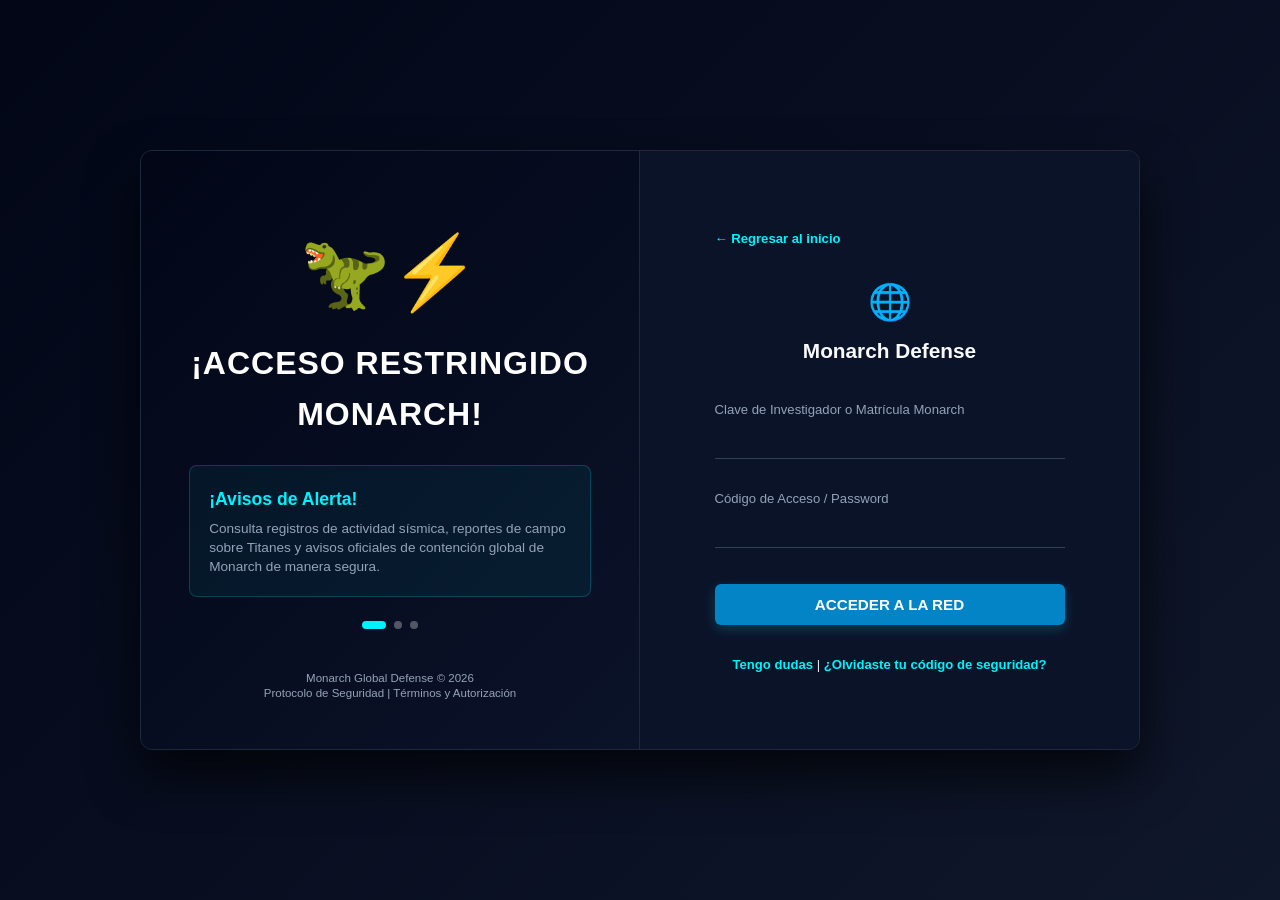
<file: login.html>
<!DOCTYPE html>
<html lang="es">
<head>
    <meta charset="UTF-8">
    <meta name="viewport" content="width=device-width, initial-scale=1.0">
    <title>Acceso Personal Autorizado - Centro Monarch</title>
    <link rel="stylesheet" href="styles.css">
</head>
<body class="cbtis-login-body">

    <!-- Contenedor principal de dos columnas -->
    <div class="cbtis-login-container">

        <!-- LADO IZQUIERDO: Panel Azul con Bienvenida e Ilustración -->
        <div class="cbtis-left-panel">
            <div class="cbtis-left-content">
                
                <div class="cbtis-illustration-box">
                    <div class="cbtis-badge-icon">🦖⚡</div>
                    <h2>¡ACCESO RESTRINGIDO MONARCH!</h2>
                </div>

                <div class="cbtis-notices-box">
                    <h3>¡Avisos de Alerta!</h3>
                    <p>Consulta registros de actividad sísmica, reportes de campo sobre Titanes y avisos oficiales de contención global de Monarch de manera segura.</p>
                </div>

                <div class="cbtis-slider-dots">
                    <span class="cbtis-dot active"></span>
                    <span class="cbtis-dot"></span>
                    <span class="cbtis-dot"></span>
                </div>
            </div>

            <div class="cbtis-left-footer">
                Monarch Global Defense &copy; 2026<br>
                <span>Protocolo de Seguridad | Términos y Autorización</span>
            </div>
        </div>

        <!-- LADO DERECHO: Panel Blanco con el Formulario de Acceso -->
        <div class="cbtis-right-panel">
            <div class="cbtis-login-wrapper">
                
                <div class="login-back-container">
                    <a href="index.html" class="cbtis-back-link">← Regresar al inicio</a>
                </div>

                <div class="cbtis-logo-header">
                    <div class="login-logo-emoji">🌐</div>
                    <h1>Monarch <strong>Defense</strong></h1>
                </div>

                <form id="form-login" action="#" method="POST">
                    
                    <div class="cbtis-input-group">
                        <label for="usuario">Clave de Investigador o Matrícula Monarch</label>
                        <input type="text" id="usuario" name="usuario" required>
                    </div>

                    <div class="cbtis-input-group">
                        <label for="password">Código de Acceso / Password</label>
                        <input type="password" id="password" name="password" required>
                    </div>

                    <button type="submit" class="cbtis-btn-ingresar">ACCEDER A LA RED</button>

                </form>

                <div class="cbtis-login-help">
                    <a href="#">Tengo dudas</a> | <a href="#">¿Olvidaste tu código de seguridad?</a>
                </div>

            </div>
        </div>

    </div>

    <script src="script.js"></script>
</body>
</html>
</file>
<file: styles.css>
/* ======================================================================
   ESTILOS GENERALES Y PORTADA - CBTis 166
   ====================================================================== */
*{
    box-sizing: border-box; /* Incluye bordes y rellenos en el ancho y alto total */
    margin: 0;              /* Elimina los márgenes predeterminados de la página */
    padding: 0;             /* Elimina los rellenos internos predeterminados */
}

body {
    font-family: 'Segoe UI', Tahoma, Geneva, Verdana, sans-serif; /* Tipografía principal limpia y moderna */
    color: #e2e8f0;                    /* Color de texto base claro para alto contraste en modo oscuro */
    background-color: #050b14;         /* Color de fondo general oscuro tipo base de operaciones Monarch */
    line-height: 1.6;                  /* Espaciado de línea cómodo para la lectura */
}

/* --------------------------------------------------------------------
   BARRA SUPERIOR DE CONTACTO
   -------------------------------------------------------------------- */
.top-bar {
    background-color: #020617;                 /* Fondo oscuro absoluto para la franja de contacto superior */
    color: #94a3b8;                            /* Color de texto gris metálico secundario */
    font-size: 0.82rem;                        /* Tamaño de fuente pequeño y sutil */
    padding: 0.5rem 2rem;                      /* Relleno interno superior/inferior y lateral */
    border-bottom: 1px solid rgba(0, 242, 255, 0.15); /* Línea divisoria inferior translúcida con tinte atómico */
}

.top-bar-container {
    max-width: 1200px;     /* Ancho máximo estructurado para mantener simetría */
    margin: 0 auto;        /* Centra horizontalmente el contenedor */
    display: flex;         /* Activa el diseño flexible */
    justify-content: space-between; /* Distribuye el espacio entre los elementos internos */
    align-items: center;   /* Centra verticalmente los elementos */
}

.top-contacts {
    display: flex;         /* Distribuye los datos de contacto en fila horizontal */
    gap: 2rem;             /* Separación horizontal entre los elementos */
}

.top-item.whatsapp {
    color: #00f2ff;        /* Color cian atómico característico para destacar canales de emergencia */
}

/* ======================================================================
   BARRA DE NAVEGACIÓN RESPONSIVA
   ====================================================================== */
.navbar {
    background-color: #0b1329; /* Fondo oscuro sólido y elegante para el menú de navegación Monarch */
    border-bottom: 1px solid #1e293b; /* Borde inferior sutil metálico */
    position: sticky;          /* Fija la barra en la parte superior al hacer scroll */
    top: 0;                    /* Posición de anclaje exacto en la parte superior */
    z-index: 1000;             /* Asegura que la barra esté siempre por encima de otros elementos */
    padding: 0.8rem 1.5rem;    /* Relleno interior de la barra de navegación */
}

.nav-container {
    max-width: 1200px;         /* Ancho máximo alineado con el resto del sitio */
    margin: 0 auto;            /* Centra el contenedor del menú */
    display: flex;             /* Modelo flexible */
    justify-content: space-between; /* Separa el logotipo de los enlaces del menú */
    align-items: center;       /* Alinea verticalmente al centro */
    flex-wrap: wrap;           /* Permite que los elementos bajen si falta espacio */
    gap: 1rem;                 /* Espaciado predeterminado */
}

.nav-brand {
    display: flex;             /* Contenedor flexible para la marca/logo */
    align-items: center;       /* Centra verticalmente el logotipo */
}

.brand-logo-img {
    height: 55px;              /* Altura fija estándar para el logotipo institucional */
    width: auto;               /* Ancho proporcional automático */
    object-fit: contain;       /* Evita deformaciones en la imagen */
    display: block;            /* Elimina espacios fantasma inferiores */
}

.nav-links {
    display: flex;             /* Organiza los enlaces de navegación en línea */
    align-items: center;       /* Centra verticalmente */
    gap: 1.5rem;               /* Espacio de separación entre cada opción del menú */
    flex-wrap: wrap;           /* Adaptable en pantallas chicas */
}

.nav-links a {
    text-decoration: none;     /* Quita el subrayado predeterminado de los enlaces */
    color: #94a3b8;            /* Color de texto gris metálico intermedio */
    font-weight: 600;          /* Seminegrita para mejor visibilidad */
    font-size: 0.9rem;         /* Tamaño de fuente adecuado */
    transition: color 0.2s;    /* Transición suave al cambiar de color */
}

.nav-links a:hover {
    color: #00f2ff;            /* Cambia a cian brillante atómico al pasar el cursor */
}

.btn-nav-login {
    background-color: #0284c7; /* Fondo azul táctico Monarch para el botón de personal autorizado */
    color: white !important;   /* Texto blanco forzado */
    padding: 8px 16px;         /* Relleno interior del botón */
    border-radius: 6px;        /* Esquinas redondeadas */
    transition: background-color 0.2s; /* Transición suave en el color de fondo */
}

.btn-nav-login:hover {
    background-color: #0369a1; /* Azul táctico más oscuro al pasar el cursor */
}

@media (max-width: 600px) {
    .navbar {
        padding: 0.6rem 1rem;  /* Reduce el padding en pantallas móviles pequeñas */
    }
    .nav-container {
        justify-content: center; /* Centra los elementos del menú en móviles */
    }
    .nav-links {
        gap: 1rem;             /* Reduce el espacio entre enlaces */
        justify-content: center; /* Centra los enlaces */
    }
}

/* --------------------------------------------------------------------
   SECCIÓN HERO (DOS COLUMNAS CON COLLAGE)
   -------------------------------------------------------------------- */
.hero-section {
    background: linear-gradient(135deg, #020617 0%, #0f172a 100%); /* Fondo con degradado nocturno y profundo */
    color: white;              /* Texto general en blanco para alto contraste */
    padding: 5rem 2rem;        /* Relleno superior/inferior amplio y lateral */
    overflow: hidden;          /* Oculta desbordamientos */
}

.hero-container {
    max-width: 1200px;         /* Ancho máximo del contenedor principal */
    margin: 0 auto;            /* Centra el contenedor */
    display: grid;             /* Utiliza CSS Grid para organizar las columnas */
    grid-template-columns: 1.1fr 0.9fr; /* Texto ligeramente más ancho que el collage */
    gap: 3rem;                 /* Espacio de separación entre columnas */
    align-items: center;       /* Alinea verticalmente al centro */
}

@media (max-width: 900px) {
    .hero-container {
        grid-template-columns: 1fr; /* Cambia a una sola columna en pantallas medianas/móviles */
    }
}

.hero-tag {
    display: inline-block;     /* Permite aplicar padding y márgenes como bloque */
    background-color: rgba(0, 242, 255, 0.15); /* Fondo cian translúcido de alerta */
    border: 1px solid rgba(0, 242, 255, 0.4); /* Borde cian claro sutil */
    color: #00f2ff;            /* Texto cian brillante tipo alerta de monstruo */
    padding: 6px 16px;         /* Relleno interior */
    border-radius: 20px;       /* Bordes redondeados estilo píldora */
    font-size: 0.85rem;        /* Tamaño de fuente compacto */
    font-weight: 600;          /* Seminegrita */
    text-transform: uppercase; /* Convierte el texto en mayúsculas */
    margin-bottom: 1.5rem;     /* Margen inferior */
}

.hero-text-side h1 {
    font-size: 2.8rem;         /* Tamaño de fuente grande para el título principal */
    font-weight: 800;          /* Grosor muy marcado */
    margin-bottom: 1rem;       /* Espacio inferior */
    letter-spacing: -0.5px;    /* Reduce ligeramente el espacio entre letras */
    line-height: 1.2;          /* Altura de línea compacta */
}

.hero-text-side p {
    font-size: 1.1rem;         /* Tamaño de fuente cómodo para la descripción */
    color: #94a3b8;            /* Color gris metálico legible */
    margin-bottom: 2rem;       /* Espacio inferior */
    line-height: 1.6;          /* Altura de línea legible */
}

.hero-cta-box {
    background: rgba(11, 19, 41, 0.6); /* Fondo oscuro semitransparente con tinte industrial */
    border: 1px solid rgba(0, 242, 255, 0.2); /* Borde sutil translúcido cian */
    padding: 1.8rem;           /* Relleno interno */
    border-radius: 12px;       /* Bordes redondeados */
    backdrop-filter: blur(6px); /* Efecto de desenfoque de cristal esmerilado */
}

.btn-orange {
    display: inline-block;     /* Permite dimensiones en enlaces */
    background: linear-gradient(135deg, #f97316 0%, #c2410c 100%); /* Degradado naranja fuego atómico / energía */
    color: white;              /* Texto blanco */
    padding: 14px 28px;        /* Relleno interior generoso */
    border-radius: 8px;        /* Bordes redondeados */
    text-decoration: none;     /* Quita subrayado */
    font-weight: 700;          /* Negrita */
    font-size: 1.05rem;        /* Tamaño destacado */
    box-shadow: 0 4px 15px rgba(249, 115, 22, 0.4); /* Sombra naranja difuminada */
    transition: transform 0.2s, box-shadow 0.2s; /* Transiciones suaves */
    margin-bottom: 1.2rem;     /* Espacio inferior */
}

.btn-orange:hover {
    transform: translateY(-2px); /* Eleva ligeramente el botón al pasar el cursor */
    box-shadow: 0 6px 20px rgba(249, 115, 22, 0.6); /* Aumenta intensidad de sombra */
}

.hero-benefits {
    display: flex;             /* Organiza los beneficios en línea flexible */
    flex-wrap: wrap;           /* Salto de línea automático */
    gap: 15px;                 /* Espacio entre beneficios */
    font-size: 0.9rem;         /* Tamaño estándar */
    color: #cbd5e1;            /* Gris claro */
    font-weight: 500;          /* Peso medio */
}

/* Estilos del Collage de Imágenes */
.image-collage {
    display: flex;             /* Organiza los elementos en columna */
    flex-direction: column;    /* Dirección vertical */
    gap: 15px;                 /* Espacio entre imágenes */
    background: rgba(11, 19, 41, 0.4); /* Fondo translúcido sutil industrial */
    padding: 20px;             /* Relleno interior */
    border-radius: 20px;       /* Bordes redondeados del contenedor */
    border: 1px solid rgba(0, 242, 255, 0.15); /* Borde sutil cian */
}

.collage-main img {
    width: 100%;               /* Ancho completo */
    height: 240px;             /* Altura fija para la imagen principal */
    object-fit: cover;         /* Recorta proporcionalmente sin deformar */
    border-radius: 12px;       /* Bordes redondeados */
    box-shadow: 0 10px 25px rgba(0,0,0,0.5); /* Sombra de profundidad */
}

.collage-sub {
    display: grid;             /* Cuadrícula para las dos imágenes inferiores */
    grid-template-columns: 1fr 1fr; /* Dos columnas iguales */
    gap: 15px;                 /* Espacio entre las secundarias */
}

.collage-sub img {
    width: 100%;               /* Ancho completo */
    height: 140px;             /* Altura fija para secundarias */
    object-fit: cover;         /* Recorte proporcional */
    border-radius: 12px;       /* Bordes redondeados */
    box-shadow: 0 8px 20px rgba(0,0,0,0.5); /* Sombra de profundidad */
}

/* Clases específicas para el formulario de informes */
.hero-title-custom {
    font-size: 2.5rem;         /* Tamaño de título personalizado */
    margin-bottom: 1rem;       /* Margen inferior */
}

.hero-desc-custom {
    color: #94a3b8;            /* Color secundario gris metálico */
    font-size: 1rem;           /* Tamaño legible */
    margin-bottom: 1.5rem;     /* Margen inferior */
}

.hero-subtitle-custom {
    font-size: 0.95rem;        /* Subtítulo */
    font-weight: 600;          /* Seminegrita */
    color: #00f2ff;            /* Cian brillante */
    margin-bottom: 0.8rem;     /* Margen inferior */
}

.hero-benefits-column {
    display: flex;             /* Flexible vertical */
    flex-direction: column;    /* Apilado vertical */
    gap: 8px;                  /* Espaciado ajustado */
}

.cbtis-hero-form-card {
    background-color: #0b1329; /* Fondo oscuro sólido para la tarjeta del formulario */
    color: #e2e8f0;            /* Texto claro */
    padding: 2.2rem;           /* Relleno interno amplio */
    border-radius: 16px;       /* Bordes redondeados marcados */
    box-shadow: 0 20px 40px rgba(0, 0, 0, 0.5); /* Sombra elegante flotante oscura */
    width: 100%;               /* Ancho completo disponible */
    max-width: 440px;          /* Ancho máximo de la tarjeta */
    margin: 0 auto;            /* Centrado horizontal */
    border: 1px solid #1e293b; /* Borde sutil de contención */
}

.form-card-title {
    color: #f8fafc;            /* Color blanco brillante */
    font-size: 1.25rem;        /* Mediano destacado */
    font-weight: 700;          /* Negrita */
    margin-bottom: 1rem;       /* Margen inferior */
    text-align: center;        /* Centrado */
}

.form-group-margin {
    margin-bottom: 1rem;       /* Espacio inferior estándar entre campos */
}

.form-control-input {
    width: 100%;               /* Ancho completo */
    background: #020617;       /* Fondo interno oscuro */
    border: 1px solid #334155; /* Borde gris metálico */
    color: #f8fafc;            /* Texto interno blanco */
    border-radius: 8px;        /* Bordes redondeados */
    padding: 10px 14px;        /* Relleno interior cómodo */
    font-size: 0.9rem;         /* Tamaño de letra interno */
    outline: none;             /* Sin borde de enfoque por defecto */
}

.form-control-select {
    width: 100%;               /* Ancho completo */
    background: #020617;       /* Fondo interno oscuro */
    border: 1px solid #334155; /* Borde gris metálico */
    color: #f8fafc;            /* Color de texto de opciones */
    border-radius: 8px;        /* Bordes redondeados */
    padding: 10px 14px;        /* Relleno interior */
    font-size: 0.9rem;         /* Tamaño de fuente */
    outline: none;             /* Quita contorno */
}

.form-date-label {
    font-size: 0.78rem;        /* Letra pequeña para etiquetas de fecha */
    color: #94a3b8;            /* Gris secundario */
    display: block;            /* Ocupa su propia línea */
    margin-bottom: 2px;        /* Margen inferior mínimo */
}

.form-control-date {
    width: 100%;               /* Ancho completo */
    background: #020617;       /* Fondo oscuro */
    border: 1px solid #334155; /* Borde gris metálico */
    border-radius: 8px;        /* Bordes redondeados */
    padding: 8px 14px;         /* Relleno interior */
    font-size: 0.9rem;         /* Tamaño de fuente */
    color: #f8fafc;            /* Color de texto interno */
    outline: none;             /* Quita contorno */
}

.form-control-textarea {
    width: 100%;               /* Ancho completo */
    background: #020617;       /* Fondo oscuro */
    border: 1px solid #334155; /* Borde gris metálico */
    border-radius: 8px;        /* Bordes redondeados */
    padding: 10px 14px;        /* Relleno interior */
    font-size: 0.9rem;         /* Tamaño de fuente */
    color: #f8fafc;            /* Texto interno blanco */
    outline: none;             /* Quita contorno */
    font-family: inherit;      /* Hereda tipografía general */
}

/* ======================================================================
   CORRECCIÓN DEFINITIVA PARA LA CASILLA Y EL TEXTO DE ACEPTAR TÉRMINOS
   ====================================================================== */
.form-group-checkbox {
    margin-bottom: 1.2rem;     /* Espacio inferior */
    display: flex;             /* Contenedor flexible */
    flex-direction: row !important; /* Fuerza dirección horizontal estricta */
    align-items: flex-start !important; /* Alinea arriba */
    justify-content: flex-start !important; /* Alinea a la izquierda */
    gap: 10px;                 /* Espacio horizontal entre cuadro y texto */
    text-align: left;          /* Alineación izquierda */
    width: 100%;               /* Ancho completo */
}

.form-checkbox-input {
    width: 18px !important;    /* Ancho fijo forzado para el checkbox */
    height: 18px !important;   /* Alto fijo forzado */
    min-width: 18px;           /* Evita compresión */
    cursor: pointer;           /* Cambia cursor a mano */
    margin-top: 2px;           /* Ajuste vertical fino con la primera línea */
    flex-shrink: 0;            /* Impide deformación */
    appearance: auto;          /* Restaura el comportamiento visual nativo */
    -webkit-appearance: checkbox; /* Compatibilidad WebKit */
}

.form-checkbox-label {
    font-size: 0.78rem !important; /* Letra pequeña legible para textos legales */
    color: #94a3b8 !important;    /* Gris metálico claro */
    line-height: 1.35 !important; /* Altura de línea compacta */
    cursor: pointer;              /* Cursor interactivo */
    display: inline-block !important; /* Comportamiento en línea */
    width: auto !important;       /* Ancho automático */
    flex: 1;                      /* Ocupa el resto del espacio disponible */
}

.form-submit-btn {
    background-color: #0284c7;     /* Fondo azul táctico Monarch para el botón enviar */
    width: 100%;                   /* Ancho completo */
    border-radius: 8px;            /* Bordes redondeados */
    padding: 12px;                 /* Relleno interior */
    font-weight: 700;              /* Negrita */
    color: white;                  /* Texto blanco */
    border: none;                  /* Sin bordes */
    cursor: pointer;               /* Cursor de mano */
    transition: background 0.2s;   /* Transición suave */
}

.form-submit-btn:hover {
    background-color: #0369a1;     /* Azul táctico más oscuro al pasar el cursor */
}

.cbtis-hero-form-card input:focus, 
.cbtis-hero-form-card select:focus, 
.cbtis-hero-form-card textarea:focus {
    border-color: #00f2ff !important; /* Cambia el borde a cian atómico brillante al enfocar */
    box-shadow: 0 0 0 3px rgba(0, 242, 255, 0.25); /* Brillo sutil de energía alrededor */
}
/*huevos1*/
/* ======================================================================
   ESTILOS DE OFERTA EDUCATIVA CON IMÁGENES
   ====================================================================== */
.careers-section {
    padding: 5rem 2rem;            /* Espaciado superior/inferior */
    background-color: #050b14;     /* Fondo oscuro base Monarch */
}

.section-container {
    max-width: 1200px;             /* Ancho máximo centrado */
    margin: 0 auto;                /* Centrado horizontal */
}

.section-header {
    text-align: center;            /* Centrado de títulos de sección */
    margin-bottom: 3.5rem;         /* Espacio inferior */
}

.section-header h2 {
    font-size: 2.2rem;             /* Título grande */
    color: #f8fafc;                /* Color blanco brillante */
    margin-bottom: 0.5rem;         /* Espacio con subtítulo */
}

.section-header p {
    color: #94a3b8;                /* Gris metálico secundario */
    font-size: 1.05rem;            /* Tamaño legible */
}

.careers-grid {
    display: grid;                 /* Cuadrícula CSS adaptable */
    grid-template-columns: repeat(auto-fit, minmax(260px, 1fr)); /* Columnas responsivas */
    gap: 2rem;                     /* Espacio entre tarjetas */
}

.career-card {
    background-color: #0b1329;     /* Fondo oscuro sólido industrial */
    border: 1px solid #1e293b;     /* Borde sutil metálico */
    border-radius: 12px;           /* Esquinas redondeadas */
    overflow: hidden;              /* Oculta desbordamientos internos */
    box-shadow: 0 4px 6px rgba(0, 0, 0, 0.3); /* Sombra pronunciada oscura */
    transition: transform 0.2s ease, box-shadow 0.2s ease; /* Transiciones suaves */
}

.career-card:hover {
    transform: translateY(-5px);   /* Eleva la tarjeta al pasar el cursor */
    box-shadow: 0 15px 30px rgba(0, 242, 255, 0.15); /* Acentúa la sombra con resplandor cian */
    border-color: #00f2ff;         /* Borde cian atómico al hacer hover */
}

.career-img-container {
    width: 100%;                   /* Ancho completo */
    height: 160px;                 /* Altura fija de imagen */
    overflow: hidden;              /* Oculta desbordamientos */
}

.career-img-container img {
    width: 100%;                   /* Ancho adaptado */
    height: 100%;                  /* Alto adaptado */
    object-fit: cover;             /* Recorte proporcional */
    transition: transform 0.3s ease; /* Transición para zoom */
}

.career-card:hover .career-img-container img {
    transform: scale(1.05);        /* Efecto zoom in en imagen al hacer hover */
}

.career-content {
    padding: 1.8rem;               /* Relleno interno de textos */
}

.career-content h3 {
    font-size: 1.15rem;            /* Tamaño de título */
    color: #f8fafc;                /* Color blanco brillante */
    margin-bottom: 0.8rem;         /* Espacio inferior */
    font-weight: 700;              /* Negrita */
}

.career-content p {
    color: #94a3b8;                /* Gris descriptivo metálico */
    font-size: 0.9rem;             /* Tamaño estándar */
    line-height: 1.5;              /* Altura de línea */
}

/* ======================================================================
   ESTILOS DEL PIE DE PÁGINA (FOOTER CON REDES SOCIALES)
   ====================================================================== */
.footer {
    background-color: #020617;     /* Fondo oscuro institucional absoluto */
    color: #94a3b8;                /* Texto gris claro metálico */
    padding: 2.5rem 2rem;          /* Relleno interior */
    border-top: 1px solid rgba(0, 242, 255, 0.15); /* Línea superior sutil con tinte atómico */
}

.footer-container {
    max-width: 1200px;             /* Ancho máximo alineado */
    margin: 0 auto;                /* Centrado horizontal */
    display: flex;                 /* Distribución flexible */
    justify-content: space-between; /* Separa créditos de redes */
    align-items: center;           /* Centrado vertical */
    flex-wrap: wrap;               /* Adaptable */
    gap: 1.5rem;                   /* Espacio entre elementos */
}

.footer-info p {
    font-size: 0.9rem;             /* Tamaño estándar */
    color: #cbd5e1;                /* Color legible */
    margin-bottom: 0.3rem;         /* Espacio mínimo */
}

.footer-author {
    font-size: 0.82rem;            /* Letra pequeña para autor */
    color: #64748b;                /* Gris sutil */
}

.footer-socials {
    display: flex;                 /* Iconos en línea */
    gap: 12px;                     /* Espacio entre iconos */
}

.social-icon {
    width: 38px;                   /* Ancho fijo circular */
    height: 38px;                  /* Alto fijo circular */
    background: rgba(11, 19, 41, 0.8); /* Fondo translúcido oscuro */
    border: 1px solid rgba(0, 242, 255, 0.3); /* Borde cian sutil */
    color: #ffffff;                /* Icono blanco */
    border-radius: 50%;            /* Círculo perfecto */
    display: flex;                 /* Centrado interno */
    align-items: center;           /* Centrado vertical */
    justify-content: center;       /* Centrado horizontal */
    text-decoration: none;         /* Sin subrayado */
    font-weight: 700;              /* Negrita */
    font-size: 0.95rem;            /* Tamaño del símbolo */
    transition: background 0.2s, transform 0.2s, border-color 0.2s; /* Transiciones */
}

.social-icon:hover {
    background: #0284c7;           /* Azul táctico Monarch al pasar cursor */
    border-color: #00f2ff;         /* Borde cian brillante */
    transform: translateY(-3px);   /* Eleva sutilmente el icono */
}

@media (max-width: 768px) {
    .footer-container {
        flex-direction: column;    /* Columna en tablets y móviles */
        text-align: center;        /* Centra textos del footer */
    }
    .footer-socials {
        justify-content: center;   /* Centra iconos sociales */
    }
}

/* ======================================================================
   ESTILOS DE LOGIN EN PANTALLA PARTIDA - MONARCH
   ====================================================================== */
.cbtis-login-body {
    margin: 0;                     /* Sin márgenes */
    padding: 0;                    /* Sin padding */
    font-family: 'Segoe UI', Tahoma, Geneva, Verdana, sans-serif; /* Tipografía general */
    background: linear-gradient(135deg, #020617 0%, #0f172a 100%); /* Fondo degradado nocturno */
    min-height: 100vh;             /* Altura mínima de pantalla completa */
    display: flex;                 /* Centrado flexible */
    justify-content: center;       /* Centrado horizontal */
    align-items: center;           /* Centrado vertical */
}

.cbtis-login-container {
    width: 100%;                   /* Ancho completo */
    max-width: 1000px;             /* Ancho máximo de la tarjeta de login */
    height: 600px;                 /* Altura fija estándar */
    background-color: #0b1329;     /* Fondo oscuro sólido industrial */
    border-radius: 12px;           /* Bordes redondeados */
    box-shadow: 0 25px 50px rgba(0, 0, 0, 0.7); /* Sombra pronunciada profunda */
    display: grid;                 /* Pantalla dividida en cuadrícula */
    grid-template-columns: 1fr 1fr; /* Dos columnas iguales (panel izquierdo y derecho) */
    overflow: hidden;              /* Oculta desbordamientos */
    margin: 2rem;                  /* Margen exterior */
    border: 1px solid #1e293b;     /* Borde sutil metálico */
}

@media (max-width: 850px) {
    .cbtis-login-container {
        grid-template-columns: 1fr; /* Una sola columna en dispositivos menores */
        height: auto;               /* Altura automática */
    }
    .cbtis-left-panel {
        display: none;              /* Oculta el panel izquierdo decorativo en móviles */
    }
}

.cbtis-left-panel {
    background: linear-gradient(135deg, #020617 0%, #0b1329 100%); /* Degradado oscuro Monarch */
    color: white;                  /* Texto blanco */
    padding: 3rem;                 /* Relleno interno */
    display: flex;                 /* Diseño flexible */
    flex-direction: column;        /* Apilado vertical */
    justify-content: space-between; /* Distribuye espacio superior e inferior */
    border-right: 1px solid #1e293b; /* Borde divisor derecho */
}

.cbtis-illustration-box {
    text-align: center;            /* Centrado */
    margin-top: 1rem;              /* Margen superior */
}

.cbtis-badge-icon {
    font-size: 4.5rem;             /* Tamaño grande para icono/emoji */
    margin-bottom: 0.5rem;         /* Margen inferior */
}

.cbtis-illustration-box h2 {
    font-size: 2rem;               /* Título grande */
    font-weight: 800;              /* Negrita fuerte */
    letter-spacing: 1px;           /* Espaciado entre letras */
}

.cbtis-notices-box {
    background: rgba(0, 242, 255, 0.05); /* Caja translúcida con tinte cian */
    border: 1px solid rgba(0, 242, 255, 0.2); /* Borde cian translúcido */
    padding: 1.2rem;               /* Relleno interno */
    border-radius: 8px;            /* Bordes redondeados */
    margin-top: 1.5rem;            /* Margen superior */
}

.cbtis-notices-box h3 {
    font-size: 1.1rem;             /* Título de aviso */
    margin-bottom: 0.4rem;         /* Margen inferior */
    color: #00f2ff;                /* Cian atómico brillante */
}

.cbtis-notices-box p {
    font-size: 0.85rem;            /* Texto pequeño */
    color: #94a3b8;                /* Gris metálico claro */
    line-height: 1.4;              /* Altura de línea */
}

.cbtis-slider-dots {
    display: flex;                 /* Indicadores de slider en fila */
    justify-content: center;       /* Centrados */
    gap: 8px;                      /* Espacio entre puntos */
    margin-top: 1.5rem;            /* Margen superior */
}

.cbtis-dot {
    width: 8px;                    /* Ancho de punto inactivo */
    height: 8px;                   /* Alto de punto inactivo */
    background-color: rgba(255, 255, 255, 0.3); /* Translúcido */
    border-radius: 50%;            /* Circular */
}

.cbtis-dot.active {
    background-color: #00f2ff;     /* Cian atómico brillante para punto activo */
    width: 24px;                   /* Más ancho simulando barra activa */
    border-radius: 4px;            /* Bordes redondeados */
}
/*huevos dos*/
.cbtis-left-footer {
    font-size: 0.72rem;            /* Letra pequeña institucional */
    color: #94a3b8;                /* Gris metálico claro */
    text-align: center;            /* Centrado */
    line-height: 1.3;              /* Altura de línea */
}

.cbtis-right-panel {
    background-color: #0b1329;     /* Panel derecho oscuro industrial para el formulario de login */
    padding: 3rem 3.5rem;          /* Relleno interno amplio */
    display: flex;                 /* Flexible */
    flex-direction: column;        /* Vertical */
    justify-content: center;       /* Centrado vertical */
}

.cbtis-login-wrapper {
    width: 100%;                   /* Ancho completo */
    max-width: 350px;              /* Ancho máximo del contenedor de login */
    margin: 0 auto;                /* Centrado horizontal */
}

.login-back-container {
    margin-bottom: 1.5rem;         /* Margen inferior */
}

.cbtis-back-link {
    color: #00f2ff;                /* Enlace cian brillante atómico */
    font-size: 0.82rem;            /* Tamaño pequeño */
    text-decoration: none;         /* Sin subrayado */
    font-weight: 600;              /* Seminegrita */
}

.cbtis-back-link:hover {
    text-decoration: underline;    /* Subraya al pasar cursor */
}

.cbtis-logo-header {
    text-align: center;            /* Centrado */
    margin-bottom: 2rem;           /* Margen inferior */
}

.login-logo-emoji {
    font-size: 2.2rem;             /* Emoji grande */
    margin-bottom: 0.2rem;         /* Margen inferior */
}

.cbtis-logo-header h1 {
    font-size: 1.3rem;             /* Tamaño título */
    color: #f8fafc;                /* Blanco brillante */
    font-weight: 700;              /* Negrita */
}

.cbtis-logo-header h1 span {
    color: #00f2ff;                /* Acento en cian atómico brillante */
}

.cbtis-input-group {
    margin-bottom: 1.8rem;         /* Espacio inferior */
    position: relative;            /* Posicionamiento relativo */
}

.cbtis-input-group label {
    display: block;                /* Ocupa su línea */
    font-size: 0.82rem;            /* Pequeño */
    color: #94a3b8;                /* Gris metálico */
    margin-bottom: 0.3rem;         /* Margen inferior */
    font-weight: 500;              /* Medio */
}

.cbtis-input-group input {
    width: 100%;                   /* Ancho completo */
    border: none;                  /* Sin borde completo */
    border-bottom: 1px solid #334155; /* Borde inferior estilo material design metálico */
    padding: 8px 0;                /* Relleno */
    font-size: 0.95rem;            /* Tamaño de fuente */
    color: #f8fafc;                /* Texto blanco claro */
    background: transparent;       /* Fondo transparente */
    outline: none;                 /* Sin contorno */
    transition: border-color 0.2s; /* Transición suave */
}

.cbtis-input-group input:focus {
    border-bottom: 2px solid #00f2ff; /* Cambia a borde inferior cian atómico grueso al enfocar */
}

.cbtis-btn-ingresar {
    width: 100%;                   /* Ancho completo */
    background-color: #0284c7;     /* Fondo azul táctico Monarch */
    color: white;                  /* Texto blanco */
    border: none;                  /* Sin bordes */
    padding: 12px;                 /* Relleno */
    border-radius: 6px;            /* Esquinas redondeadas */
    font-weight: 700;              /* Negrita */
    font-size: 0.95rem;            /* Tamaño */
    cursor: pointer;               /* Mano interactiva */
    box-shadow: 0 4px 12px rgba(0, 242, 255, 0.2); /* Sombra cian sutil */
    transition: background-color 0.2s, transform 0.1s; /* Transiciones */
    margin-top: 0.5rem;            /* Margen superior */
}

.cbtis-btn-ingresar:hover {
    background-color: #0369a1;     /* Azul táctico más oscuro al pasar cursor */
}

.cbtis-login-help {
    text-align: center;            /* Centrado */
    margin-top: 1.8rem;            /* Margen superior */
    font-size: 0.82rem;            /* Pequeño */
}

.cbtis-login-help a {
    color: #00f2ff;                /* Cian brillante */
    text-decoration: none;         /* Sin subrayado */
    font-weight: 600;              /* Seminegrita */
}

.cbtis-login-help a:hover {
    text-decoration: underline;    /* Subraya al pasar cursor */
}

/* ======================================================================
   ESTILOS Y RECORRIDO DE EXPERTOS MONARCH
   ====================================================================== */
.teachers-section {
    background: linear-gradient(135deg, #020617 0%, #0b1329 100%); /* Fondo degradado oscuro profundo */
    color: white;                  /* Texto blanco */
    padding: 4rem 1.5rem;          /* Relleno superior/inferior y lateral */
    border-top: 1px solid #1e293b; /* Borde sutil */
}

.teachers-container {
    max-width: 1200px;             /* Ancho máximo centrado */
    margin: 0 auto;                /* Centrado horizontal */
}

.teachers-header {
    display: flex;                 /* Flexible */
    justify-content: space-between; /* Separa título de botones */
    align-items: flex-end;         /* Alineación inferior */
    margin-bottom: 2.5rem;         /* Margen inferior */
    flex-wrap: wrap;               /* Adaptable */
    gap: 1.5rem;                   /* Espacio entre elementos */
}

.teachers-tag {
    display: inline-block;         /* Bloque en línea */
    color: #00f2ff;                /* Cian brillante atómico */
    font-size: 0.82rem;            /* Pequeño */
    font-weight: 700;              /* Negrita */
    text-transform: uppercase;     /* Mayúsculas */
    margin-bottom: 0.6rem;         /* Margen inferior */
    letter-spacing: 0.5px;         /* Espaciado de letras */
}

.convenience-tag-custom {
    color: #0284c7;                /* Azul táctico específico para convenios Monarch */
}

.teachers-header h2 {
    font-size: 2.2rem;             /* Título grande */
    font-weight: 800;              /* Negrita fuerte */
    margin-bottom: 0.6rem;         /* Margen inferior */
    letter-spacing: -0.5px;        /* Espaciado ajustado */
    color: #f8fafc;                /* Blanco brillante */
}

.teachers-header p {
    color: #94a3b8;                /* Gris metálico claro */
    font-size: 1rem;               /* Estándar */
    max-width: 700px;              /* Ancho máximo para lectura cómoda */
    line-height: 1.6;              /* Altura de línea */
}

.teachers-nav-buttons {
    display: flex;                 /* Botones en línea */
    gap: 10px;                     /* Espaciado entre flechas */
}

.nav-btn {
    width: 42px;                   /* Ancho fijo circular */
    height: 42px;                  /* Alto fijo circular */
    background: rgba(11, 19, 41, 0.8); /* Translúcido oscuro */
    border: 1px solid rgba(0, 242, 255, 0.3); /* Borde cian translúcido */
    color: white;                  /* Símbolo blanco */
    border-radius: 50%;            /* Circular */
    font-size: 1.4rem;             /* Tamaño de flecha */
    cursor: pointer;               /* Mano interactiva */
    display: flex;                 /* Centrado interno */
    align-items: center;           /* Centrado vertical */
    justify-content: center;       /* Centrado horizontal */
    transition: background 0.2s, transform 0.1s, border-color 0.2s; /* Transiciones */
}

.nav-btn:hover {
    background: #0284c7;           /* Fondo azul táctico al pasar cursor */
    border-color: #00f2ff;         /* Borde cian brillante */
    transform: scale(1.05);        /* Ligero zoom */
}

.teachers-grid {
    display: flex;                 /* Carrusel horizontal flexible */
    gap: 1.5rem;                   /* Espacio entre tarjetas de expertos */
    overflow-x: auto;              /* Permite scroll horizontal */
    scroll-behavior: smooth;       /* Movimiento fluido al usar botones */
    padding-bottom: 1rem;          /* Relleno inferior */
    scrollbar-width: none;         /* Oculta barra de desplazamiento en Firefox */
}

.teachers-grid::-webkit-scrollbar {
    display: none;                 /* Oculta barra de desplazamiento en Chrome/Safari */
}

.teacher-card {
    flex: 0 0 calc(25% - 1.15rem); /* Ancho fijo exacto para mostrar 4 tarjetas en pantallas grandes */
    background: #0b1329;           /* Fondo oscuro industrial sólido */
    border-radius: 16px;           /* Bordes redondeados */
    overflow: hidden;              /* Oculta desbordamientos */
    border: 1px solid #1e293b;     /* Borde sutil metálico */
    transition: transform 0.2s ease, box-shadow 0.2s ease, border-color 0.2s ease; /* Transiciones */
}

@media (max-width: 1024px) {
    .teacher-card {
        flex: 0 0 calc(43% - 0.75rem); /* Ajusta para mostrar 2 tarjetas en tablets */
    }
}

@media (max-width: 650px) {
    .teacher-card {
        flex: 0 0 82%;             /* Ajusta para mostrar una tarjeta grande en móviles */
    }
}

.teacher-card:hover {
    transform: translateY(-5px);   /* Eleva la tarjeta al pasar el cursor */
    box-shadow: 0 15px 30px rgba(0, 242, 255, 0.15); /* Sombra con resplandor cian */
    border-color: #00f2ff;         /* Borde cian atómico */
}

.teacher-card img {
    width: 100%;                   /* Ancho completo */
    height: 240px;                 /* Altura fija de la foto del experto */
    object-fit: cover;             /* Recorte proporcional */
    object-position: top;          /* Enfoca la parte superior (rostro) de la foto */
}

.teacher-info {
    padding: 1.5rem;               /* Relleno interior para los datos del experto */
    background: linear-gradient(180deg, rgba(11, 19, 41, 0.95) 0%, rgba(2, 6, 23, 0.98) 100%); /* Degradado interno oscuro */
}

.teacher-info h3 {
    font-size: 1.1rem;             /* Nombre del experto */
    font-weight: 700;              /* Negrita */
    color: #f8fafc;                /* Blanco brillante */
    margin-bottom: 0.4rem;         /* Margen inferior */
}

.teacher-info p {
    font-size: 0.85rem;            /* Descripción de especialidad */
    color: #94a3b8;                /* Gris metálico claro */
    line-height: 1.4;              /* Altura de línea */
}

/* ======================================================================
   ESTILOS DE CONVENIOS EN DOBLE LÍNEA (MARQUESINAS INFINITAS)
   ====================================================================== */
.convenios-section {
    padding: 5rem 0;               /* Relleno superior e inferior */
    background-color: #050b14;     /* Fondo oscuro base Monarch */
    overflow: hidden;              /* Oculta desbordamientos laterales */
    border-top: 1px solid #1e293b; /* Borde superior sutil */
    border-bottom: 1px solid #1e293b; /* Borde inferior sutil */
}

.convenios-container {
    max-width: 1200px;             /* Ancho máximo centrado */
    margin: 0 auto;                /* Centrado horizontal */
    padding: 0 2rem;               /* Relleno lateral */
}

.marquee-wrapper {
    position: relative;            /* Posicionamiento relativo para la marquesina */
    width: 100%;                   /* Ancho completo */
    overflow: hidden;              /* Oculta tarjetas fuera de pantalla */
    mask-image: linear-gradient(to right, transparent, black 10%, black 90%, transparent); /* Desvanece los bordes izquierdo y derecho */
    -webkit-mask-image: linear-gradient(to right, transparent, black 10%, black 90%, transparent); /* Soporte WebKit para desvanecimiento */
}

.marquee-wrapper-spacing {
    margin-top: 1.5rem;            /* Separación entre la primera y segunda línea de convenios */
}

.marquee-track {
    display: flex;                 /* Elementos en línea horizontal continua */
    gap: 1.5rem;                   /* Espacio entre tarjetas de marcas */
    width: max-content;            /* Ancho automático basado en el contenido total */
}

.marquee-wrapper:hover .marquee-track {
    animation-play-state: paused !important; /* Pausa el movimiento al pasar el cursor sobre las marcas */
}

.marquee-track-top {
    animation: scrollLeft 35s linear infinite; /* Animación continua hacia la izquierda */
}

.marquee-track-bottom {
    animation: scrollRight 35s linear infinite; /* Animación continua hacia la derecha (inversa) */
}

@keyframes scrollLeft {
    0% { transform: translateX(0); }           /* Inicia en posición original */
    100% { transform: translateX(-50%); }    /* Desplaza exactamente la mitad (el grupo original) para crear bucle infinito */
}

@keyframes scrollRight {
    0% { transform: translateX(-50%); }      /* Inicia desplazado a la mitad */
    100% { transform: translateX(0); }       /* Regresa a la posición inicial creando bucle fluido */
}

.convenio-card {
    background: #0b1329;           /* Fondo oscuro industrial para cada tarjeta de empresa */
    border: 1px solid #1e293b;     /* Borde sutil metálico */
    padding: 1.2rem 2rem;          /* Relleno interior generoso */
    border-radius: 12px;           /* Bordes redondeados */
    font-weight: 600;              /* Seminegrita */
    font-size: 1rem;               /* Tamaño estándar */
    color: #cbd5e1;                /* Color de texto gris claro legible */
    white-space: nowrap;           /* Impide que el texto de la marca haga salto de línea */
    box-shadow: 0 4px 6px rgba(0, 0, 0, 0.3); /* Sombra oscura */
    transition: transform 0.2s ease, border-color 0.2s ease, background-color 0.2s ease, color 0.2s ease; /* Transiciones suaves */
    display: flex;                 /* Flexible */
    align-items: center;           /* Centrado vertical */
    justify-content: center;       /* Centrado horizontal */
    min-width: 190px;              /* Ancho mínimo uniforme para todas las tarjetas */
}

.convenio-card:hover {
    transform: translateY(-3px);   /* Eleva la tarjeta de convenio al pasar el cursor */
    border-color: #00f2ff;         /* Cambia el borde a cian brillante atómico */
    background-color: #0f172a;     /* Fondo oscuro sutilmente más claro */
    color: #00f2ff;                /* Texto cian brillante atómico */
    box-shadow: 0 10px 20px rgba(0, 242, 255, 0.15); /* Sombra luminosa cian elegante */
}

/* ======================================================================
   ESTILOS PARA LA SECCIÓN MULTIMEDIA Y MAPA (MONARCH)
   ====================================================================== */
.multimedia-section {
    background-color: #050b14;     /* Fondo oscuro base Monarch */
    border-top: 1px solid #1e293b; /* Borde superior sutil metálico */
    border-bottom: 1px solid #1e293b; /* Borde inferior sutil metálico */
}

.map-container, 
.audio-container, 
.video-row > div {
    background-color: #0b1329;     /* Fondo oscuro sólido industrial para las tarjetas multimedia */
    border: 1px solid #1e293b;     /* Borde sutil metálico */
    border-radius: 16px;           /* Bordes redondeados elegantes */
    padding: 1.8rem;               /* Relleno interior cómodo */
    box-shadow: 0 10px 25px rgba(0, 0, 0, 0.5); /* Sombra oscura profunda */
    transition: border-color 0.2s ease, box-shadow 0.2s ease; /* Transiciones suaves */
}

.map-container:hover, 
.audio-container:hover, 
.video-row > div:hover {
    border-color: #00f2ff;         /* Resalta el borde en cian atómico al pasar el cursor */
    box-shadow: 0 15px 30px rgba(0, 242, 255, 0.15); /* Sombra luminosa cian */
}

.map-container h3, 
.audio-container h3, 
.video-row h3 {
    color: #f8fafc;                /* Títulos en blanco brillante */
    font-size: 1.15rem;            /* Tamaño destacado */
    font-weight: 700;              /* Negrita */
    margin-bottom: 1rem;           /* Margen inferior */
}

.map-container iframe, 
.video-row iframe, 
.video-row video {
    border-radius: 12px;           /* Redondea las esquinas de los mapas, videos y reproductores */
    border: 1px solid #334155 !important; /* Borde interno estilizado */
}

.audio-container audio {
    width: 100%;                   /* Ancho completo adaptable */
    filter: invert(90%) hue-rotate(180deg); /* Ajuste sutil opcional para darle un tono oscuro/monocromático al reproductor nativo */
}

/* Corrección para eliminar el fondo blanco de la sección multimedia */
.multimedia-section {
    background-color: #050b14 !important; /* Fuerza el fondo oscuro base */
}
</file>
